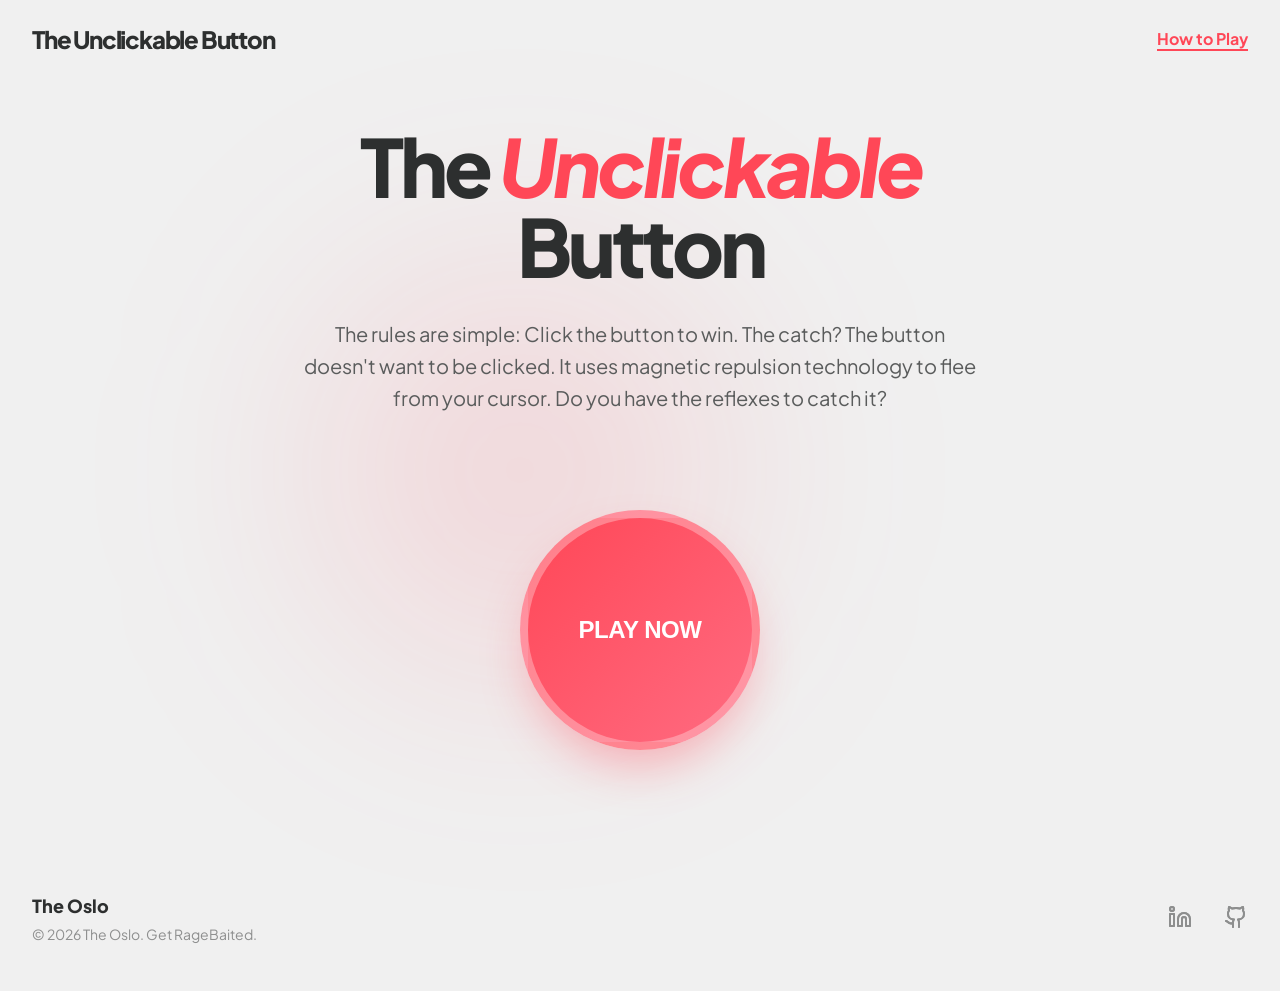
<file: index.html>
<!DOCTYPE html>

<html lang="en">
    <head>
        <meta charset="utf-8"/>
        <meta content="width=device-width, initial-scale=1.0" name="viewport"/>
        <title>The Unclickable Button</title>
        <link href="https://fonts.googleapis.com/css2?family=Plus+Jakarta+Sans:wght@400;500;600;700;800&amp;display=swap" rel="stylesheet"/>
        <link rel="stylesheet" href="front.css">
    </head>
    <body>
    <nav>
        <div class="nav-container">
            <div class="logo">The Unclickable Button</div>
            <div class="nav-links">
                <a href="#">How to Play</a>
            </div>
        </div>
    </nav>
    <main>
        <div class="bg-glow">
            <div class="glow-1"></div>
        </div>
        <div class="hero-container">
            <div class="hero-text">
                <h1>
                    The <span class="italic-red">Unclickable</span> <br/>Button
                </h1>
                <p class="hero-description">
                    The rules are simple: Click the button to win. The catch? The button doesn't want to be clicked. It uses magnetic repulsion technology to flee from your cursor. Do you have the reflexes to catch it?
                </p>
            </div>
            <div class="play-zone">
                <a href="game.html" class="link-play">
                      <button class="play-button">
                        <span>Play Now</span>
                    </button>
                </a>
            </div>
        </div>
    </main>
    <footer>
        <div class="footer-container">
            <div class="footer-info">
                <div class="footer-brand">The Oslo</div>
                <p class="footer-copy">© 2026 The Oslo. Get RageBaited.</p>
            </div>
            <div class="footer-links">
                <a href="https://www.linkedin.com/in/priyanshyougupta">
                    <svg xmlns="http://www.w3.org/2000/svg" width="24" height="24" viewBox="0 0 24 24" fill="none" stroke="currentColor" stroke-width="2" stroke-linecap="round" stroke-linejoin="round" class="lucide lucide-linkedin h-5 w-5">
                        <path d="M16 8a6 6 0 0 1 6 6v7h-4v-7a2 2 0 0 0-2-2 2 2 0 0 0-2 2v7h-4v-7a6 6 0 0 1 6-6z"></path>
                        <rect width="4" height="12" x="2" y="9"></rect>
                        <circle cx="4" cy="4" r="2"></circle>
                        <path d="M16 8a6 6 0 0 1 6 6v7h-4v-7a2 2 0 0 0-2-2 2 2 0 0 0-2 2v7h-4v-7a6 6 0 0 1 6-6z"></path>
                        <rect width="4" height="12" x="2" y="9"></rect>
                        <circle cx="4" cy="4" r="2"></circle>
                    </svg>
                </a>
                <a href="https://github.com/TheOslo">
                    <svg xmlns="http://www.w3.org/2000/svg" width="24" height="24" viewBox="0 0 24 24" fill="none" stroke="currentColor" stroke-width="2" stroke-linecap="round" stroke-linejoin="round" class="lucide lucide-github h-5 w-5">
                        <path d="M15 22v-4a4.8 4.8 0 0 0-1-3.5c3 0 6-2 6-5.5.08-1.25-.27-2.48-1-3.5.28-1.15.28-2.35 0-3.5 0 0-1 0-3 1.5-2.64-.5-5.36-.5-8 0C6 2 5 2 5 2c-.3 1.15-.3 2.35 0 3.5A5.403 5.403 0 0 0 4 9c0 3.5 3 5.5 6 5.5-.39.49-.68 1.05-.85 1.65-.17.6-.22 1.23-.15 1.85v4"></path>
                        <path d="M9 18c-4.51 2-5-2-7-2"></path>
                        <path d="M15 22v-4a4.8 4.8 0 0 0-1-3.5c3 0 6-2 6-5.5.08-1.25-.27-2.48-1-3.5.28-1.15.28-2.35 0-3.5 0 0-1 0-3 1.5-2.64-.5-5.36-.5-8 0C6 2 5 2 5 2c-.3 1.15-.3 2.35 0 3.5A5.403 5.403 0 0 0 4 9c0 3.5 3 5.5 6 5.5-.39.49-.68 1.05-.85 1.65-.17.6-.22 1.23-.15 1.85v4"></path>
                        <path d="M9 18c-4.51 2-5-2-7-2"></path>
                    </svg>
                </a>
            </div>
        </div>
    </footer>
    </body>
</html>
</file>
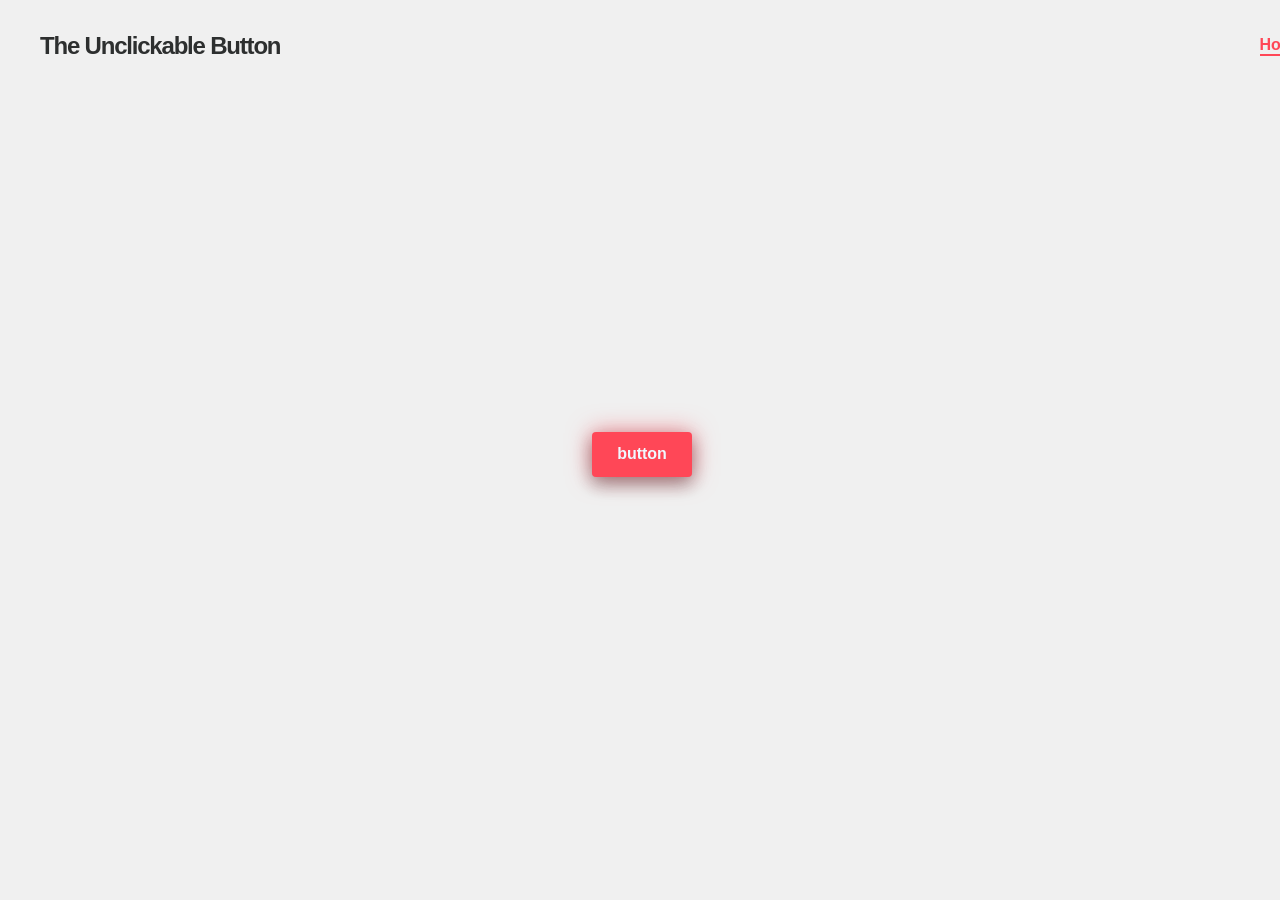
<file: game.html>
<!DOCTYPE html>
<html lang="en">
    <head>
        <meta charset="UTF-8">
        <meta name="viewport" content="width=device-width, initial-scale=1.0">
        <title>Unclickable Button</title>
        <link rel="stylesheet" href="style.css">
    </head>
    <body>
        <nav>
            <div class="nav-container">
                <div class="logo">The Unclickable Button</div>
                <div class="nav-links">
                    <a href="index.html">Home</a>
                </div>
            </div>
        </nav>  
        <button class="button js-button">button</button>
        <div class="alert js-alert">
            Too Fast!
            <span class="alert-text">Slow Down!</span>
        </div>
        <script src="script.js"></script>
    </body>
</html>
</file>
<file: front.css>
:root {
        --primary: #ff4757;
        --background: #f0f0f0;
        --text-on-surface: #2d2f2f;
        --text-variant: #5a5c5c;
        --surface-white: #ffffff;
    }

    * {
        margin: 0;
        padding: 0;
        box-sizing: border-box;
    }

    body {
        font-family: 'Plus Jakarta Sans', sans-serif;
        background-color: var(--background);
        color: var(--text-on-surface);
        min-height: 100vh;
        display: flex;
        flex-direction: column;
        overflow-x: hidden;
    }

    /* Navigation */
    nav {
        width: 100%;
        padding: 1.5rem 2rem;
        position: sticky;
        top: 0;
        z-index: 50;
    }

    .nav-container {
        max-width: 1280px;
        margin: 0 auto;
        display: flex;
        justify-content: space-between;
        align-items: center;
    }

    .logo {
        font-size: 1.5rem;
        font-weight: 800;
        letter-spacing: -0.05em;
    }

    .nav-links a {
        color: var(--primary);
        font-weight: 700;
        text-decoration: none;
        border-bottom: 2px solid var(--primary);
        transition: transform 0.3s ease;
        display: inline-block;
    }

    .nav-links a:hover {
        transform: scale(1.05);
    }

    .play-zone a {
        text-decoration: none;
        color: white;
        cursor: pointer;
        display: inline-block;
    }

    .link-play{
        border: none;
        text-decoration: none;
    }

    /* Main Content */
    main {
        flex-grow: 1;
        display: flex;
        align-items: center;
        justify-content: center;
        position: relative;
        padding: 3rem 1.5rem;
    }

    /* Abstract Background Decoration */
    .bg-glow {
        position: absolute;
        inset: 0;
        pointer-events: none;
        z-index: 0;
    }

    .glow-1 {
        position: absolute;
        top: 25%;
        left: 25%;
        width: 400px;
        height: 400px;
        background: rgba(255, 71, 87, 0.15);
        border-radius: 50%;
        filter: blur(120px);
    }

    .hero-container {
        position: relative;
        z-index: 10;
        width: 100%;
        max-width: 896px;
        text-align: center;
    }

    h1 {
        font-size: 5rem;
        font-weight: 800;
        line-height: 1;
        letter-spacing: -0.05em;
        margin-bottom: 2rem;
    }

    @media (max-width: 768px) {
        h1 { font-size: 3.5rem; }
    }

    .italic-red {
        color: var(--primary);
        font-style: italic;
    }

    .hero-description {
        font-size: 1.25rem;
        color: var(--text-variant);
        max-width: 42rem;
        margin: 0 auto 3rem;
        line-height: 1.6;
    }

    /* Play Button Zone */
    .play-zone {
        padding: 3rem 0;
        display: flex;
        justify-content: center;
    }

    .play-button {
        position: relative;
        width: 240px;
        height: 240px;
        border-radius: 50%;
        background: linear-gradient(135deg, var(--primary), #ff6b81);
        color: white;
        border: 8px solid rgba(255, 255, 255, 0.3);
        font-size: 1.5rem;
        font-weight: 900;
        letter-spacing: -0.02em;
        text-transform: uppercase;
        cursor: pointer;
        box-shadow: 0 25px 50px -12px rgba(255, 71, 87, 0.4);
        transition: all 0.3s cubic-bezier(0.4, 0, 0.2, 1);
        display: flex;
        align-items: center;
        justify-content: center;
        outline: none;
    }

    .play-button:hover {
        transform: scale(1.1);
    }

    .play-button:active {
        transform: scale(0.95);
    }

    /* Footer */
    footer {
        width: 100%;
        padding: 3rem 2rem;
    }

    .footer-container {
        max-width: 1280px;
        margin: 0 auto;
        display: flex;
        flex-direction: column;
        justify-content: space-between;
        align-items: center;
    }

    @media (min-width: 768px) {
        .footer-container {
            flex-direction: row;
        }
    }

    .footer-info {
        text-align: center;
        margin-bottom: 1.5rem;
    }

    @media (min-width: 768px) {
        .footer-info {
            text-align: left;
            margin-bottom: 0;
        }
    }

    .footer-brand {
        font-size: 1.125rem;
        font-weight: 900;
        margin-bottom: 0.5rem;
    }

    .footer-copy {
        color: var(--text-on-surface);
        opacity: 0.5;
        font-size: 0.875rem;
    }

    .footer-links {
        display: flex;
        gap: 2rem;
    }

    .footer-links a {
        text-decoration: none;
        color: var(--text-on-surface);
        opacity: 0.5;
        font-size: 0.875rem;
        transition: color 0.3s ease;
    }

    .footer-links a:hover {
        color: var(--primary);
        opacity: 1;
    }
</file>
<file: style.css>
:root {
    --primary: #ff4757;
    --background: #f0f0f0;
    --text-on-surface: #2d2f2f;
    --text-variant: #5a5c5c;
    --surface-white: #ffffff;
}

body {
    font-family: 'Plus Jakarta Sans', sans-serif;
    background-color: var(--background);
    color: var(--text-on-surface);
    display: flex;
    flex-direction: column;
    overflow-x: hidden;
}

    nav {
        width: 100%;
        padding: 1.5rem 2rem;
        position: sticky;
        top: 0;
        z-index: 50;
    }

    .nav-container {
        max-width: 1280px;
        margin: 0 auto;
        display: flex;
        justify-content: space-between;
        align-items: center;
    }

    .logo {
        font-size: 1.5rem;
        font-weight: 800;
        letter-spacing: -0.05em;
    }

    .nav-links a {
        color: var(--primary);
        font-weight: 700;
        text-decoration: none;
        border-bottom: 2px solid var(--primary);
        transition: transform 0.3s ease;
        display: inline-block;
    }

    .nav-links a:hover {
        transform: scale(1.05);
    }

.button {
    position: fixed;
    z-index: 999;
    background-color: #ff4757;
    color: aliceblue;
    height: 45px;
    width: 100px;
    border-radius: 4px;
    border: none;
    cursor: pointer;
    font-size: 16px;
    font-weight: bold;
    text-align: center;
    display: inline-block;
    margin: 4px 2px;
    box-shadow: 0 8px 16px 0 rgba(0,0,0,0.2), 0 6px 20px 0 rgba(0,0,0,0.19), 0 0 25px rgba(255, 71, 87, 0.6);
    transition: left 0.1s ease-out, top 0.1s ease-out;
}

.alert {
    position: fixed;
    top: 0;
    left: 0;
    width: 100vw;
    height: 100vh;
    z-index: 1000;
    opacity: 0;
    pointer-events: none;
    transition: opacity 0.3s ease;
    background: rgba(0,0,0,0.5);
    display: flex;
    flex-direction: column;
    justify-content: center;
    align-items: center;
    text-align: center;
    color: white;
    font-size: 2rem;
}

.alert-text{
    display: block;
    font-size: 1rem;
}
</file>
